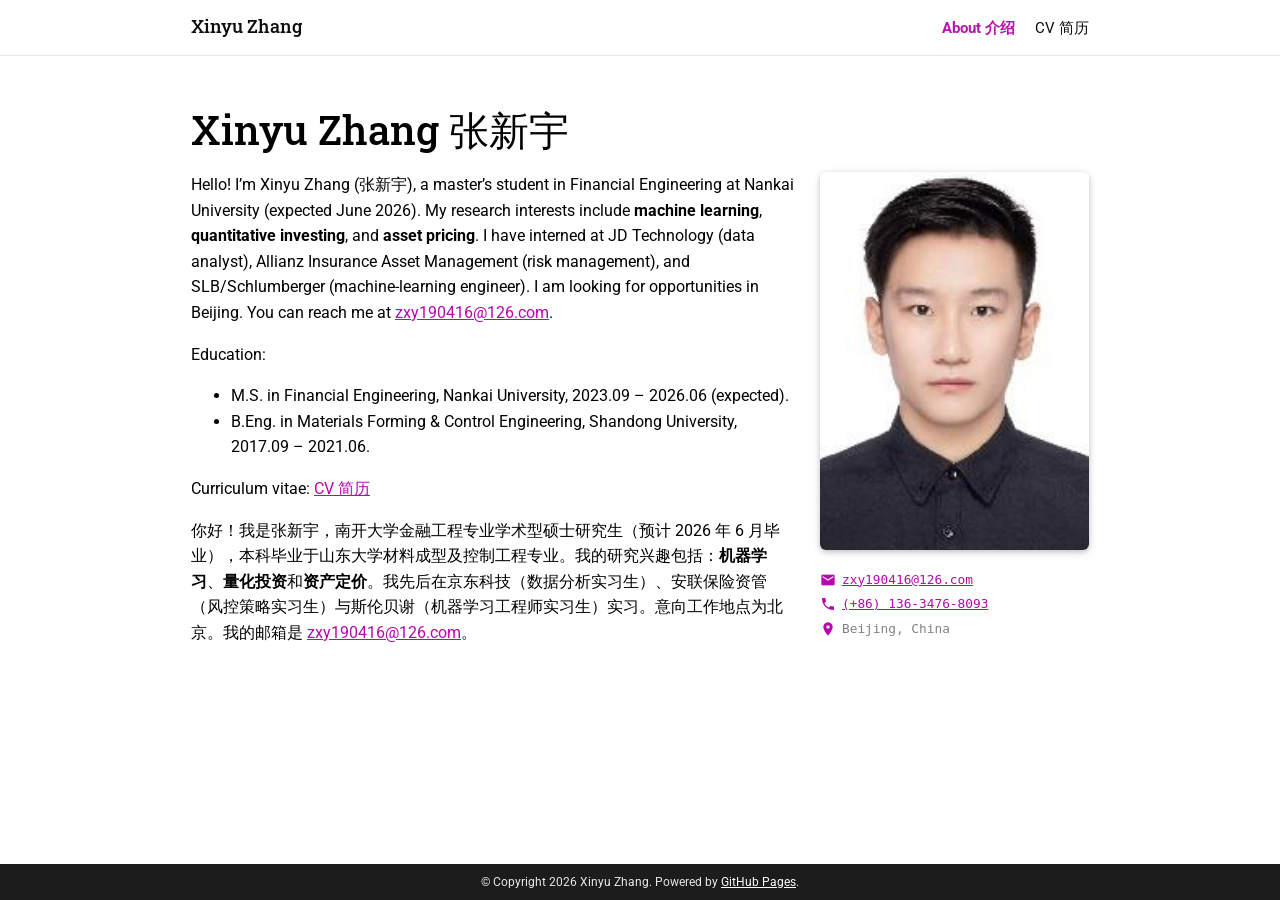
<file: index.html>
<!DOCTYPE html>
<html lang="en">
<head>
  <meta charset="utf-8">
  <meta name="viewport" content="width=device-width, initial-scale=1">
  <title>Xinyu Zhang 张新宇</title>
  <meta name="author" content="Xinyu Zhang">
  <meta name="description" content="Personal website of Xinyu Zhang (张新宇) — Financial Engineering, Nankai University. Machine learning, quantitative investing, asset pricing.">
  <link rel="icon" href="data:image/svg+xml,<svg xmlns='http://www.w3.org/2000/svg' viewBox='0 0 100 100'><text y='.9em' font-size='90'>🌱</text></svg>">
  <link rel="preconnect" href="https://fonts.googleapis.com">
  <link rel="preconnect" href="https://fonts.gstatic.com" crossorigin>
  <link href="https://fonts.googleapis.com/css2?family=Roboto:ital,wght@0,300;0,400;0,500;0,700;1,400&family=Roboto+Slab:wght@300;400;500;700&display=swap" rel="stylesheet">
  <link href="https://fonts.googleapis.com/icon?family=Material+Icons" rel="stylesheet">
  <link rel="stylesheet" href="assets/css/main.css">
</head>
<body>

<header>
  <nav class="navbar">
    <div class="container">
      <a class="navbar-brand" href="./">Xinyu Zhang</a>
      <button class="nav-toggle" id="navToggle" aria-label="Toggle navigation">☰</button>
      <ul class="navbar-nav" id="navMenu">
        <li class="active"><a href="./">About 介绍</a></li>
        <li><a href="cv/">CV 简历</a></li>
      </ul>
    </div>
  </nav>
</header>

<div class="container mt-5" role="main">
  <div class="post">

    <header class="post-header">
      <h1 class="post-title">Xinyu Zhang 张新宇</h1>
      <p class="desc"></p>
    </header>

    <article>
      <!-- 右侧头像(如需换更高清的照片,替换 assets/img/avatar.jpeg 即可) -->
      <div class="profile float-right">
        <figure>
          <img src="assets/img/avatar.jpeg" alt="Xinyu Zhang 张新宇">
        </figure>
        <div class="more-info">
          <p><i class="material-icons">mail</i><a href="mailto:zxy190416@126.com">zxy190416@126.com</a></p>
          <p><i class="material-icons">call</i><a href="tel:+8613634768093">(+86) 136-3476-8093</a></p>
          <p><i class="material-icons">place</i><span>Beijing, China</span></p>
          <!-- 想加 Google Scholar / GitHub 就照抄改链接:
          <p><i class="material-icons">school</i><a href="https://scholar.google.com/..." target="_blank">Google Scholar</a></p>
          -->
        </div>
      </div>

      <div class="clearfix">
        <p>Hello! I’m Xinyu Zhang (张新宇), a master’s student in Financial Engineering at
          Nankai University (expected June 2026). My research interests include
          <strong>machine learning</strong>, <strong>quantitative investing</strong>, and
          <strong>asset pricing</strong>. I have interned at JD Technology (data analyst),
          Allianz Insurance Asset Management (risk management), and SLB/Schlumberger
          (machine-learning engineer). I am looking for opportunities in Beijing.
          You can reach me at <a href="mailto:zxy190416@126.com">zxy190416@126.com</a>.</p>

        <p>Education:</p>
        <ul>
          <li>M.S. in Financial Engineering, Nankai University, 2023.09 – 2026.06 (expected).</li>
          <li>B.Eng. in Materials Forming &amp; Control Engineering, Shandong University, 2017.09 – 2021.06.</li>
        </ul>

        <p>Curriculum vitae: <a href="assets/pdf/CV.pdf">CV 简历</a></p>

        <p>你好！我是张新宇，南开大学金融工程专业学术型硕士研究生（预计 2026 年 6 月毕业），本科毕业于山东大学材料成型及控制工程专业。我的研究兴趣包括：<strong>机器学习</strong>、<strong>量化投资</strong>和<strong>资产定价</strong>。我先后在京东科技（数据分析实习生）、安联保险资管（风控策略实习生）与斯伦贝谢（机器学习工程师实习生）实习。意向工作地点为北京。我的邮箱是 <a href="mailto:zxy190416@126.com">zxy190416@126.com</a>。</p>

        <!-- 想再写点什么(比如 News 动态),照下面的格式加:
        <h4><u>News 动态</u></h4>
        <p>2025.03 高频波动率预测论文被 EI 会议接收。</p>
        -->
      </div>
    </article>

  </div>
</div>

<footer class="fixed-bottom">
  <div class="container">
    © Copyright 2026 Xinyu Zhang. Powered by <a href="https://pages.github.com/" target="_blank" rel="noopener">GitHub Pages</a>.
  </div>
</footer>

<script>
  document.getElementById("navToggle").addEventListener("click", function () {
    document.getElementById("navMenu").classList.toggle("open");
  });
</script>
</body>
</html>
</file>
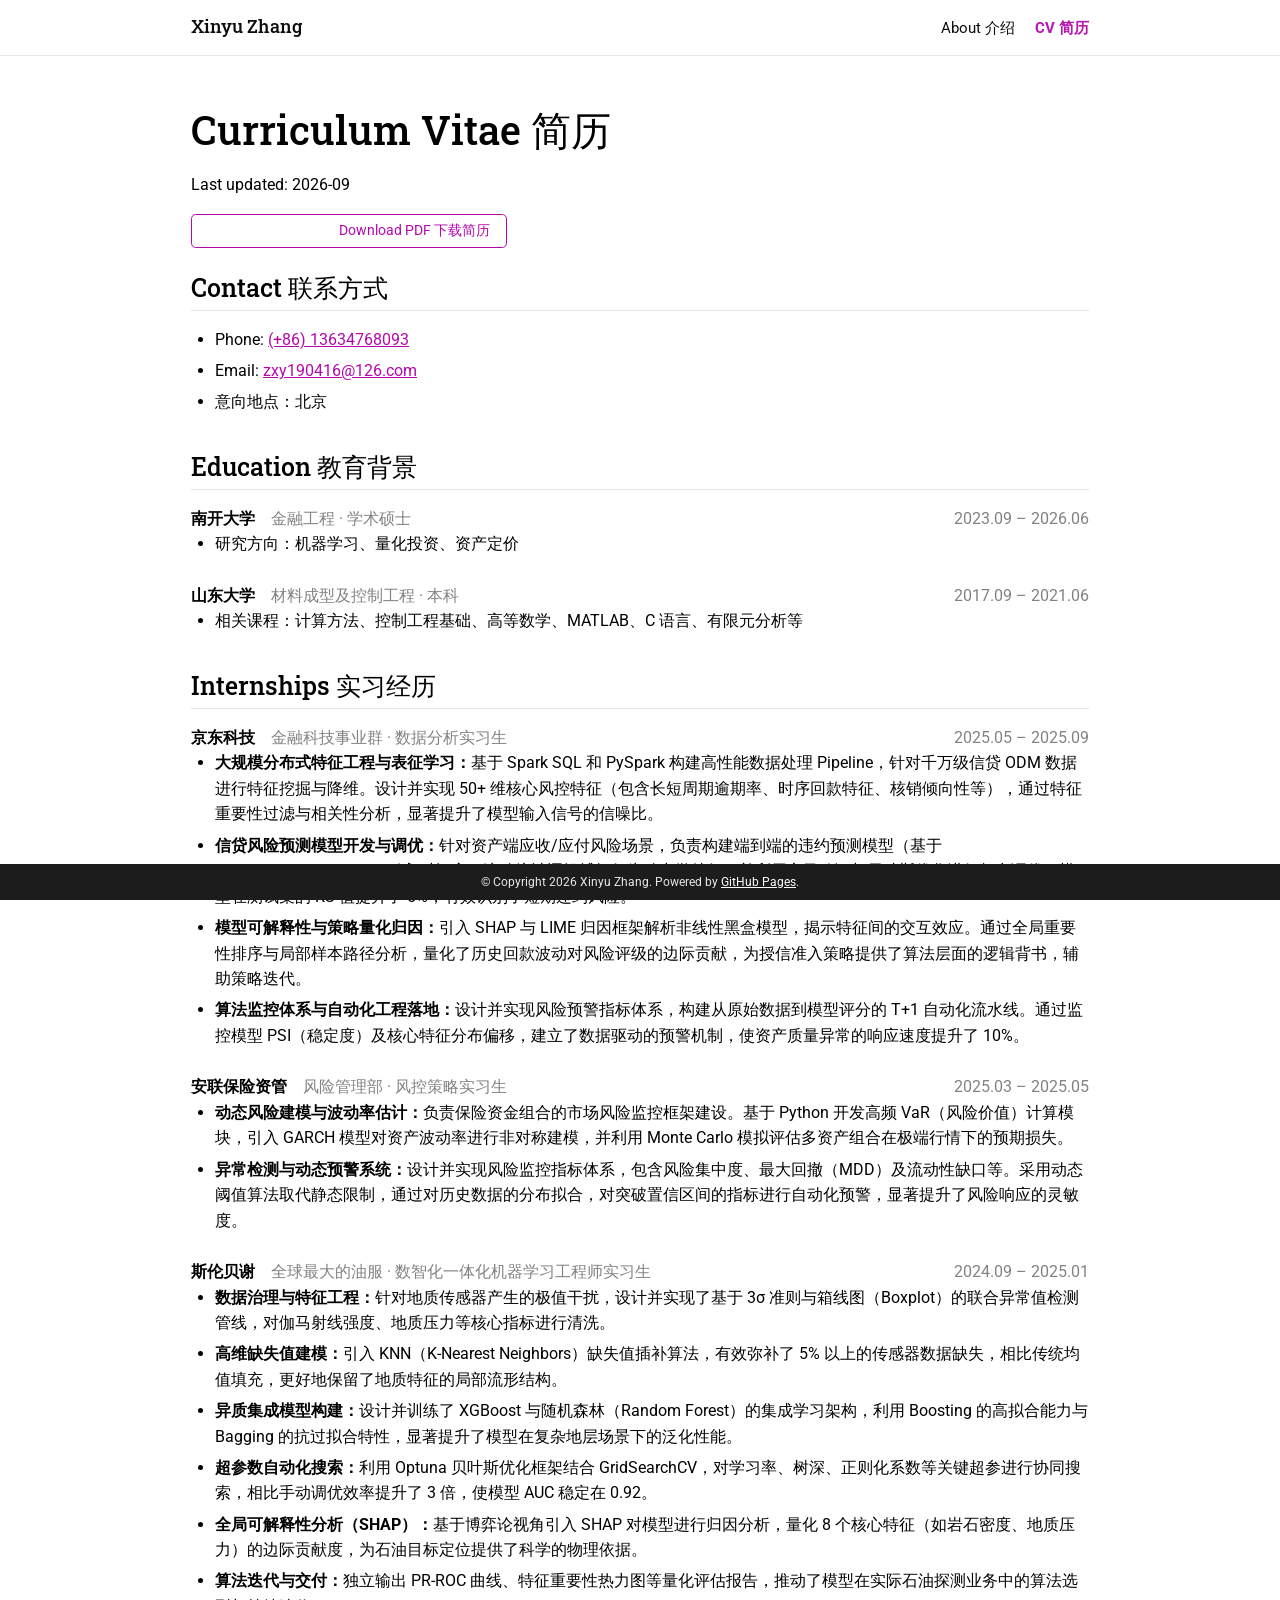
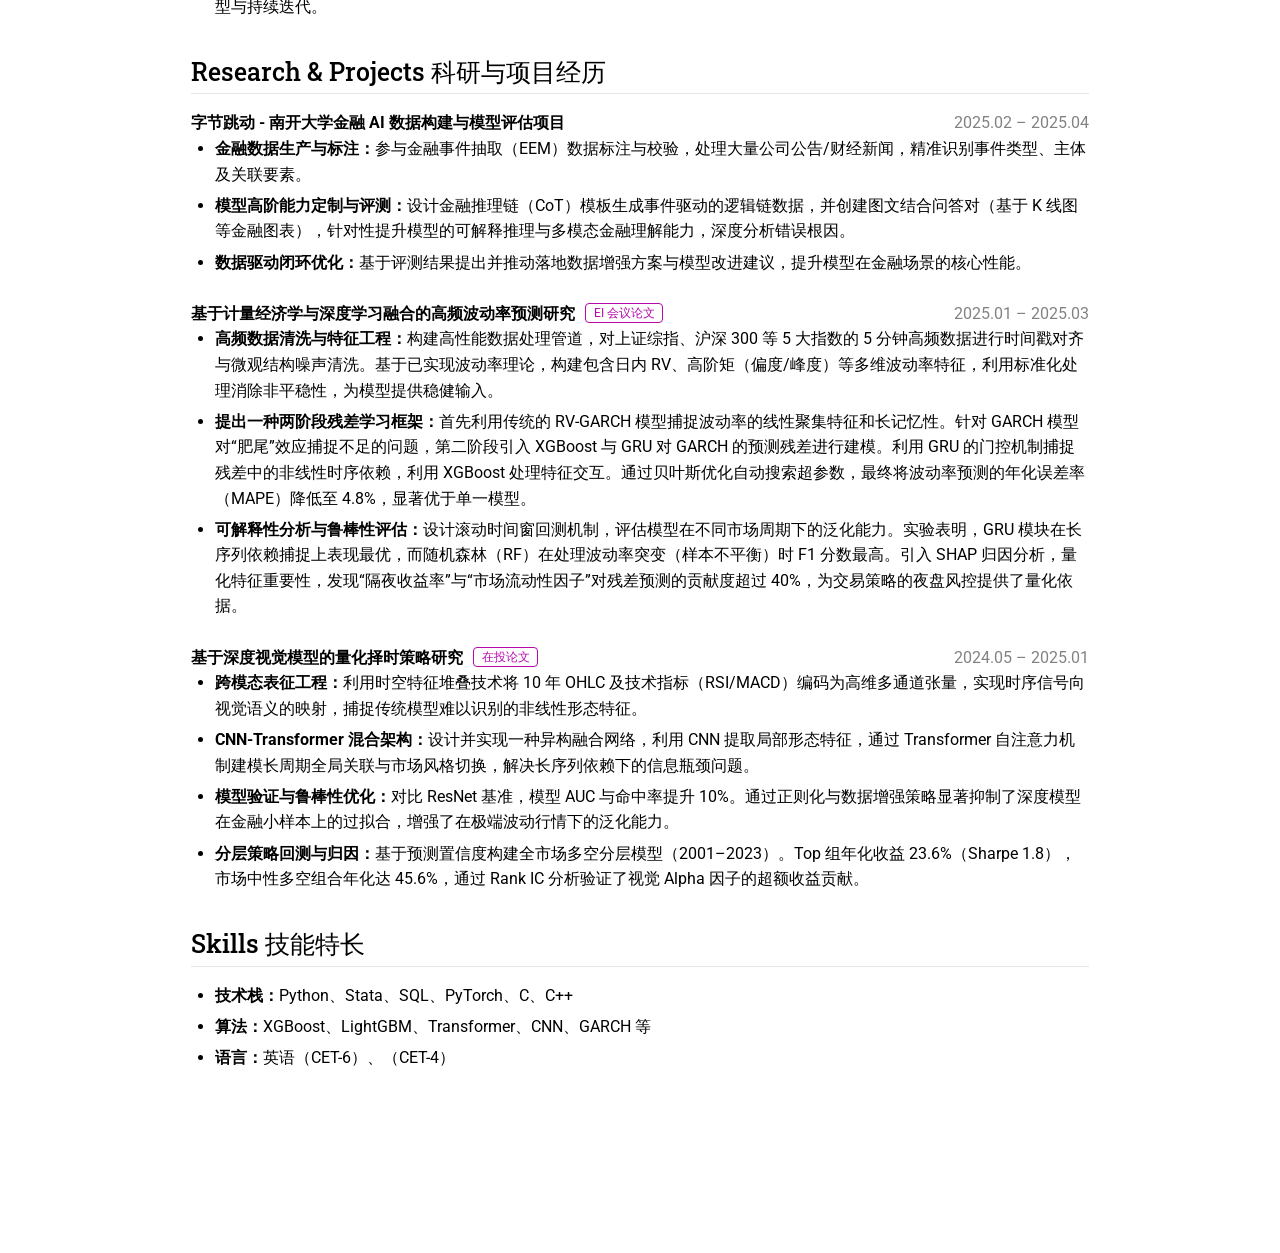
<file: cv/index.html>
<!DOCTYPE html>
<html lang="zh-CN">
<head>
  <meta charset="utf-8">
  <meta name="viewport" content="width=device-width, initial-scale=1">
  <title>CV 简历 | Xinyu Zhang 张新宇</title>
  <meta name="author" content="Xinyu Zhang">
  <meta name="description" content="Curriculum Vitae of Xinyu Zhang (张新宇) — Financial Engineering, Nankai University.">
  <link rel="icon" href="data:image/svg+xml,<svg xmlns='http://www.w3.org/2000/svg' viewBox='0 0 100 100'><text y='.9em' font-size='90'>🌱</text></svg>">
  <link rel="preconnect" href="https://fonts.googleapis.com">
  <link rel="preconnect" href="https://fonts.gstatic.com" crossorigin>
  <link href="https://fonts.googleapis.com/css2?family=Roboto:ital,wght@0,300;0,400;0,500;0,700;1,400&family=Roboto+Slab:wght@300;400;500;700&display=swap" rel="stylesheet">
  <link href="https://fonts.googleapis.com/icon?family=Material+Icons" rel="stylesheet">
  <link rel="stylesheet" href="../assets/css/main.css">
</head>
<body>

<header>
  <nav class="navbar">
    <div class="container">
      <a class="navbar-brand" href="../">Xinyu Zhang</a>
      <button class="nav-toggle" id="navToggle" aria-label="Toggle navigation">☰</button>
      <ul class="navbar-nav" id="navMenu">
        <li><a href="../">About 介绍</a></li>
        <li class="active"><a href="./">CV 简历</a></li>
      </ul>
    </div>
  </nav>
</header>

<div class="container mt-5" role="main">
  <header class="post-header">
    <h1 class="post-title">Curriculum Vitae 简历</h1>
    <p class="post-meta">Last updated: 2026-09</p>
    <p><a class="btn-pdf" href="../assets/pdf/CV.pdf" download>
      <i class="material-icons" style="font-size:1rem;vertical-align:-3px;">download</i> Download PDF 下载简历</a></p>
  </header>

  <article class="cv">

    <h2>Contact 联系方式</h2>
    <ul class="plain">
      <li>Phone: <a href="tel:+8613634768093">(+86) 13634768093</a></li>
      <li>Email: <a href="mailto:zxy190416@126.com">zxy190416@126.com</a></li>
      <li>意向地点：北京</li>
    </ul>

    <h2>Education 教育背景</h2>
    <div class="cv-entry">
      <div class="cv-entry-head">
        <div><span class="cv-entry-title">南开大学</span>　<span class="cv-entry-sub">金融工程 · 学术硕士</span></div>
        <span class="cv-year">2023.09 – 2026.06</span>
      </div>
      <ul class="plain">
        <li>研究方向：机器学习、量化投资、资产定价</li>
      </ul>
    </div>
    <div class="cv-entry">
      <div class="cv-entry-head">
        <div><span class="cv-entry-title">山东大学</span>　<span class="cv-entry-sub">材料成型及控制工程 · 本科</span></div>
        <span class="cv-year">2017.09 – 2021.06</span>
      </div>
      <ul class="plain">
        <li>相关课程：计算方法、控制工程基础、高等数学、MATLAB、C 语言、有限元分析等</li>
      </ul>
    </div>

    <h2>Internships 实习经历</h2>

    <div class="cv-entry">
      <div class="cv-entry-head">
        <div><span class="cv-entry-title">京东科技</span>　<span class="cv-entry-sub">金融科技事业群 · 数据分析实习生</span></div>
        <span class="cv-year">2025.05 – 2025.09</span>
      </div>
      <ul class="plain">
        <li><strong>大规模分布式特征工程与表征学习：</strong>基于 Spark SQL 和 PySpark 构建高性能数据处理 Pipeline，针对千万级信贷 ODM 数据进行特征挖掘与降维。设计并实现 50+ 维核心风控特征（包含长短周期逾期率、时序回款特征、核销倾向性等），通过特征重要性过滤与相关性分析，显著提升了模型输入信号的信噪比。</li>
        <li><strong>信贷风险预测模型开发与调优：</strong>针对资产端应收/应付风险场景，负责构建端到端的违约预测模型（基于 XGBoost/LightGBM）。引入时间窗口滚动统计逻辑捕捉行为动力学特征，并利用交叉验证与贝叶斯优化进行超参调优。模型在测试集的 KS 值提升了 5%，有效识别了短期违约风险。</li>
        <li><strong>模型可解释性与策略量化归因：</strong>引入 SHAP 与 LIME 归因框架解析非线性黑盒模型，揭示特征间的交互效应。通过全局重要性排序与局部样本路径分析，量化了历史回款波动对风险评级的边际贡献，为授信准入策略提供了算法层面的逻辑背书，辅助策略迭代。</li>
        <li><strong>算法监控体系与自动化工程落地：</strong>设计并实现风险预警指标体系，构建从原始数据到模型评分的 T+1 自动化流水线。通过监控模型 PSI（稳定度）及核心特征分布偏移，建立了数据驱动的预警机制，使资产质量异常的响应速度提升了 10%。</li>
      </ul>
    </div>

    <div class="cv-entry">
      <div class="cv-entry-head">
        <div><span class="cv-entry-title">安联保险资管</span>　<span class="cv-entry-sub">风险管理部 · 风控策略实习生</span></div>
        <span class="cv-year">2025.03 – 2025.05</span>
      </div>
      <ul class="plain">
        <li><strong>动态风险建模与波动率估计：</strong>负责保险资金组合的市场风险监控框架建设。基于 Python 开发高频 VaR（风险价值）计算模块，引入 GARCH 模型对资产波动率进行非对称建模，并利用 Monte Carlo 模拟评估多资产组合在极端行情下的预期损失。</li>
        <li><strong>异常检测与动态预警系统：</strong>设计并实现风险监控指标体系，包含风险集中度、最大回撤（MDD）及流动性缺口等。采用动态阈值算法取代静态限制，通过对历史数据的分布拟合，对突破置信区间的指标进行自动化预警，显著提升了风险响应的灵敏度。</li>
      </ul>
    </div>

    <div class="cv-entry">
      <div class="cv-entry-head">
        <div><span class="cv-entry-title">斯伦贝谢</span>　<span class="cv-entry-sub">全球最大的油服 · 数智化一体化机器学习工程师实习生</span></div>
        <span class="cv-year">2024.09 – 2025.01</span>
      </div>
      <ul class="plain">
        <li><strong>数据治理与特征工程：</strong>针对地质传感器产生的极值干扰，设计并实现了基于 3σ 准则与箱线图（Boxplot）的联合异常值检测管线，对伽马射线强度、地质压力等核心指标进行清洗。</li>
        <li><strong>高维缺失值建模：</strong>引入 KNN（K-Nearest Neighbors）缺失值插补算法，有效弥补了 5% 以上的传感器数据缺失，相比传统均值填充，更好地保留了地质特征的局部流形结构。</li>
        <li><strong>异质集成模型构建：</strong>设计并训练了 XGBoost 与随机森林（Random Forest）的集成学习架构，利用 Boosting 的高拟合能力与 Bagging 的抗过拟合特性，显著提升了模型在复杂地层场景下的泛化性能。</li>
        <li><strong>超参数自动化搜索：</strong>利用 Optuna 贝叶斯优化框架结合 GridSearchCV，对学习率、树深、正则化系数等关键超参进行协同搜索，相比手动调优效率提升了 3 倍，使模型 AUC 稳定在 0.92。</li>
        <li><strong>全局可解释性分析（SHAP）：</strong>基于博弈论视角引入 SHAP 对模型进行归因分析，量化 8 个核心特征（如岩石密度、地质压力）的边际贡献度，为石油目标定位提供了科学的物理依据。</li>
        <li><strong>算法迭代与交付：</strong>独立输出 PR-ROC 曲线、特征重要性热力图等量化评估报告，推动了模型在实际石油探测业务中的算法选型与持续迭代。</li>
      </ul>
    </div>

    <h2>Research &amp; Projects 科研与项目经历</h2>

    <div class="cv-entry">
      <div class="cv-entry-head">
        <div><span class="cv-entry-title">字节跳动 - 南开大学金融 AI 数据构建与模型评估项目</span></div>
        <span class="cv-year">2025.02 – 2025.04</span>
      </div>
      <ul class="plain">
        <li><strong>金融数据生产与标注：</strong>参与金融事件抽取（EEM）数据标注与校验，处理大量公司公告/财经新闻，精准识别事件类型、主体及关联要素。</li>
        <li><strong>模型高阶能力定制与评测：</strong>设计金融推理链（CoT）模板生成事件驱动的逻辑链数据，并创建图文结合问答对（基于 K 线图等金融图表），针对性提升模型的可解释推理与多模态金融理解能力，深度分析错误根因。</li>
        <li><strong>数据驱动闭环优化：</strong>基于评测结果提出并推动落地数据增强方案与模型改进建议，提升模型在金融场景的核心性能。</li>
      </ul>
    </div>

    <div class="cv-entry">
      <div class="cv-entry-head">
        <div><span class="cv-entry-title">基于计量经济学与深度学习融合的高频波动率预测研究</span>
          <span class="badge-tag">EI 会议论文</span></div>
        <span class="cv-year">2025.01 – 2025.03</span>
      </div>
      <ul class="plain">
        <li><strong>高频数据清洗与特征工程：</strong>构建高性能数据处理管道，对上证综指、沪深 300 等 5 大指数的 5 分钟高频数据进行时间戳对齐与微观结构噪声清洗。基于已实现波动率理论，构建包含日内 RV、高阶矩（偏度/峰度）等多维波动率特征，利用标准化处理消除非平稳性，为模型提供稳健输入。</li>
        <li><strong>提出一种两阶段残差学习框架：</strong>首先利用传统的 RV-GARCH 模型捕捉波动率的线性聚集特征和长记忆性。针对 GARCH 模型对“肥尾”效应捕捉不足的问题，第二阶段引入 XGBoost 与 GRU 对 GARCH 的预测残差进行建模。利用 GRU 的门控机制捕捉残差中的非线性时序依赖，利用 XGBoost 处理特征交互。通过贝叶斯优化自动搜索超参数，最终将波动率预测的年化误差率（MAPE）降低至 4.8%，显著优于单一模型。</li>
        <li><strong>可解释性分析与鲁棒性评估：</strong>设计滚动时间窗回测机制，评估模型在不同市场周期下的泛化能力。实验表明，GRU 模块在长序列依赖捕捉上表现最优，而随机森林（RF）在处理波动率突变（样本不平衡）时 F1 分数最高。引入 SHAP 归因分析，量化特征重要性，发现“隔夜收益率”与“市场流动性因子”对残差预测的贡献度超过 40%，为交易策略的夜盘风控提供了量化依据。</li>
      </ul>
    </div>

    <div class="cv-entry">
      <div class="cv-entry-head">
        <div><span class="cv-entry-title">基于深度视觉模型的量化择时策略研究</span>
          <span class="badge-tag">在投论文</span></div>
        <span class="cv-year">2024.05 – 2025.01</span>
      </div>
      <ul class="plain">
        <li><strong>跨模态表征工程：</strong>利用时空特征堆叠技术将 10 年 OHLC 及技术指标（RSI/MACD）编码为高维多通道张量，实现时序信号向视觉语义的映射，捕捉传统模型难以识别的非线性形态特征。</li>
        <li><strong>CNN-Transformer 混合架构：</strong>设计并实现一种异构融合网络，利用 CNN 提取局部形态特征，通过 Transformer 自注意力机制建模长周期全局关联与市场风格切换，解决长序列依赖下的信息瓶颈问题。</li>
        <li><strong>模型验证与鲁棒性优化：</strong>对比 ResNet 基准，模型 AUC 与命中率提升 10%。通过正则化与数据增强策略显著抑制了深度模型在金融小样本上的过拟合，增强了在极端波动行情下的泛化能力。</li>
        <li><strong>分层策略回测与归因：</strong>基于预测置信度构建全市场多空分层模型（2001–2023）。Top 组年化收益 23.6%（Sharpe 1.8），市场中性多空组合年化达 45.6%，通过 Rank IC 分析验证了视觉 Alpha 因子的超额收益贡献。</li>
      </ul>
    </div>

    <h2>Skills 技能特长</h2>
    <ul class="plain">
      <li><strong>技术栈：</strong>Python、Stata、SQL、PyTorch、C、C++</li>
      <li><strong>算法：</strong>XGBoost、LightGBM、Transformer、CNN、GARCH 等</li>
      <li><strong>语言：</strong>英语（CET-6）、（CET-4）</li>
    </ul>

  </article>
</div>

<footer class="fixed-bottom">
  <div class="container">
    © Copyright 2026 Xinyu Zhang. Powered by <a href="https://pages.github.com/" target="_blank" rel="noopener">GitHub Pages</a>.
  </div>
</footer>

<script>
  document.getElementById("navToggle").addEventListener("click", function () {
    document.getElementById("navMenu").classList.toggle("open");
  });
</script>
</body>
</html>
</file>
<file: assets/css/main.css>
/* ============================================================
   个人 CV 网站 · 仿 al-folio 学术主题(纯静态,无构建依赖)
   想换主题色:只改下面 --global-theme-color 一个值即可
   ============================================================ */
:root {
  --global-bg-color: #ffffff;
  --global-text-color: #000000;
  --global-text-color-light: #828282;
  --global-theme-color: #b509ac;          /* ← 主题色(链接/强调) */
  --global-divider-color: rgba(0, 0, 0, 0.1);
  --global-footer-bg-color: #1c1c1d;
  --global-footer-text-color: #e8e8e8;
  --global-footer-link-color: #ffffff;
  --nav-height: 56px;
}

*, *::before, *::after { box-sizing: border-box; }

body {
  margin: 0;
  padding-top: var(--nav-height);
  padding-bottom: 70px;                    /* 给固定页脚留出空间 */
  color: var(--global-text-color);
  background-color: var(--global-bg-color);
  font-family: "Roboto", "Helvetica Neue", Helvetica, "Segoe UI", Arial,
               "PingFang SC", "Microsoft YaHei", sans-serif;
  font-size: 1rem;
  line-height: 1.6;
}

h1, h2, h3, h4, h5, h6 {
  font-family: "Roboto Slab", "Roboto", serif;
  line-height: 1.3;
  scroll-margin-top: calc(var(--nav-height) + 10px);
}

a { color: var(--global-theme-color); }
a:hover { color: var(--global-theme-color); text-decoration: underline; }

.container {
  max-width: 930px;
  margin-left: auto;
  margin-right: auto;
  padding-left: 1rem;
  padding-right: 1rem;
}

/* ---------------- 顶部导航 ---------------- */
.navbar {
  position: fixed; top: 0; left: 0; right: 0; z-index: 1000;
  height: var(--nav-height);
  background-color: var(--global-bg-color);
  opacity: 0.95;
  border-bottom: 1px solid var(--global-divider-color);
}
.navbar .container {
  height: 100%;
  display: flex; align-items: center; justify-content: space-between;
}
.navbar-brand {
  color: var(--global-text-color);
  font-family: "Roboto Slab", serif;
  font-size: 1.1rem; font-weight: 500;
  text-decoration: none; white-space: nowrap; overflow: hidden; text-overflow: ellipsis;
}
.navbar-brand:hover { color: var(--global-text-color); text-decoration: none; }
.navbar-nav { display: flex; list-style: none; margin: 0; padding: 0; gap: 1.25rem; }
.navbar-nav a { color: var(--global-text-color); text-decoration: none; font-size: .95rem; }
.navbar-nav a:hover { color: var(--global-theme-color); }
.navbar-nav li.active a { color: var(--global-theme-color); font-weight: bold; }
.nav-toggle {
  display: none; border: 0; background: none; cursor: pointer;
  font-size: 1.4rem; line-height: 1; color: var(--global-text-color); padding: .25rem .5rem;
}

@media (max-width: 767px) {
  .nav-toggle { display: block; }
  .navbar-nav {
    display: none;
    position: absolute; top: var(--nav-height); left: 0; right: 0;
    flex-direction: column; gap: 0;
    background: var(--global-bg-color);
    border-bottom: 1px solid var(--global-divider-color);
    padding: .4rem 1rem .6rem;
  }
  .navbar-nav.open { display: flex; }
  .navbar-nav li { padding: .45rem 0; }
}

/* ---------------- 首页布局 ---------------- */
.mt-5 { margin-top: 3rem; }

.post-title { font-size: 2.5rem; font-weight: 500; margin: 0 0 .5rem; }
.post .post-meta { color: var(--global-text-color-light); font-size: .875rem; margin-bottom: 0; }

.profile { width: 60%; margin: 0 auto 1rem; }
.profile figure { margin: 0; }
.profile img {
  width: 100%; height: auto;
  border-radius: 6px;
  box-shadow: 0 2px 5px rgba(0,0,0,.16), 0 2px 10px rgba(0,0,0,.12);
}
.profile .more-info {
  margin-top: .75rem;
  font-family: Consolas, "SFMono-Regular", Menlo, monospace;
  font-size: .8rem;
  color: var(--global-text-color-light);
}
.profile .more-info p { margin: 0 0 .25rem; display: flex; align-items: center; gap: .4rem; }
.profile .more-info .material-icons { font-size: 1rem; color: var(--global-theme-color); }

@media (min-width: 576px) {
  .profile.float-right { float: right; width: 30%; margin-left: 1.5rem; margin-bottom: .5rem; }
}
.clearfix::after { content: ""; display: table; clear: both; }

/* ---------------- 正文排版 ---------------- */
article { padding-bottom: 6rem; }
article p { margin: 0 0 1rem; }
article h2 {
  font-size: 1.55rem; font-weight: 500;
  border-bottom: 1px solid var(--global-divider-color);
  padding-bottom: .35rem;
  margin: 2.25rem 0 1rem;
}
article h2:first-child { margin-top: 1.5rem; }
article h4 { font-size: 1.2rem; font-weight: 500; margin: 1.75rem 0 .75rem; }

ul.plain, ol.plain { margin: 0 0 1rem; padding-left: 1.5rem; }
ul.plain li, ol.plain li { margin-bottom: .35rem; }
ol.bibliography li { margin-bottom: .8rem; }
.cv-year { color: var(--global-text-color-light); white-space: nowrap; }

/* CV 页条目 */
.cv-entry { margin-bottom: 1.6rem; }
.cv-entry-head {
  display: flex; justify-content: space-between; align-items: baseline; gap: 1rem;
}
.cv-entry-title { font-weight: bold; }
.cv-entry-sub { color: var(--global-text-color-light); }
.badge-tag {
  display: inline-block;
  border: 1px solid var(--global-theme-color);
  color: var(--global-theme-color);
  font-size: .72rem; font-weight: normal;
  padding: 0 .45rem; border-radius: 4px;
  margin-left: .4rem; white-space: nowrap; vertical-align: 2px;
}
@media (max-width: 575px) {
  .cv-entry-head { flex-direction: column; gap: .1rem; }
}

.btn-pdf {
  display: inline-block;
  color: var(--global-theme-color);
  border: 1px solid var(--global-theme-color);
  border-radius: .3rem;
  padding: .3rem 1rem;
  font-size: .9rem;
  text-decoration: none;
}
.btn-pdf:hover { color: #fff; background: var(--global-theme-color); text-decoration: none; }

/* ---------------- 页脚 ---------------- */
footer.fixed-bottom {
  position: fixed; bottom: 0; left: 0; right: 0; z-index: 999;
  background-color: var(--global-footer-bg-color);
  font-size: .75rem;
}
footer.fixed-bottom .container {
  color: var(--global-footer-text-color);
  padding-top: 9px; padding-bottom: 8px; text-align: center;
}
footer.fixed-bottom a { color: var(--global-footer-link-color); }
footer.fixed-bottom a:hover { color: var(--global-theme-color); text-decoration: none; }
</file>
